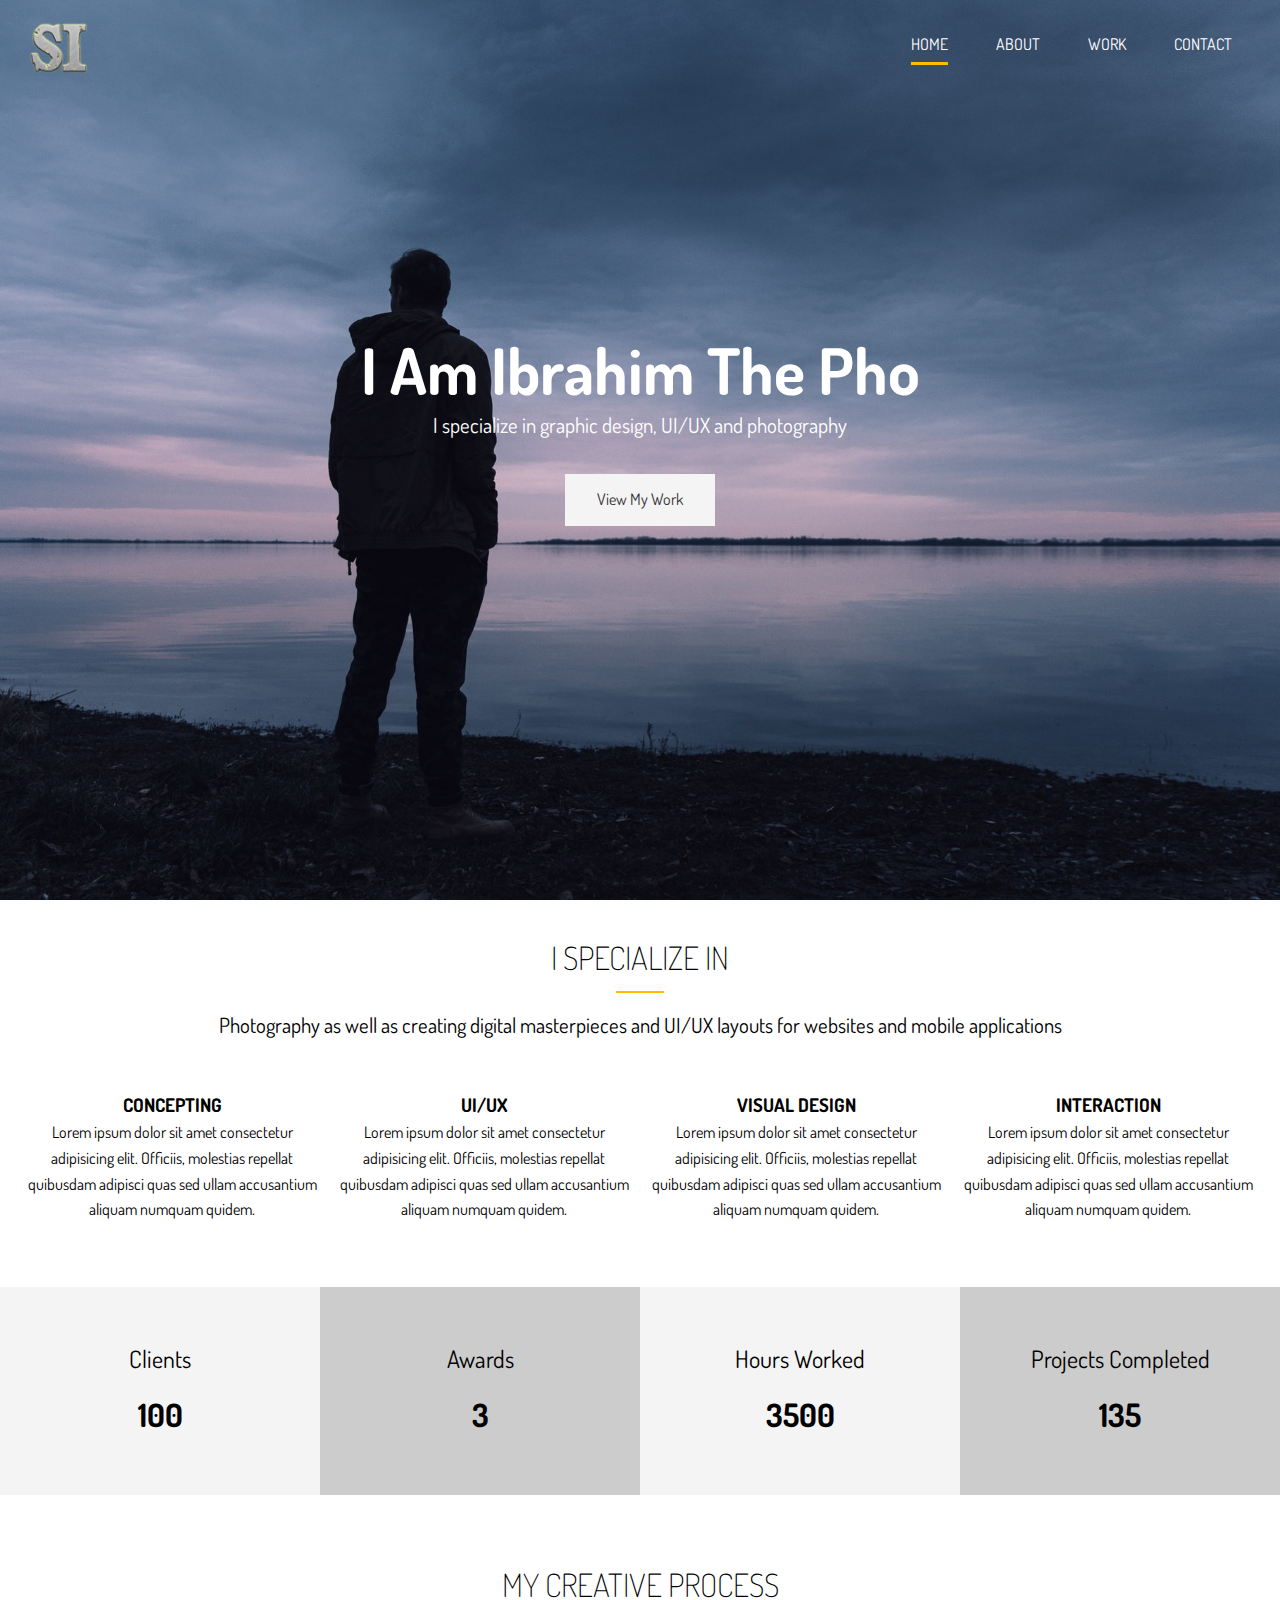
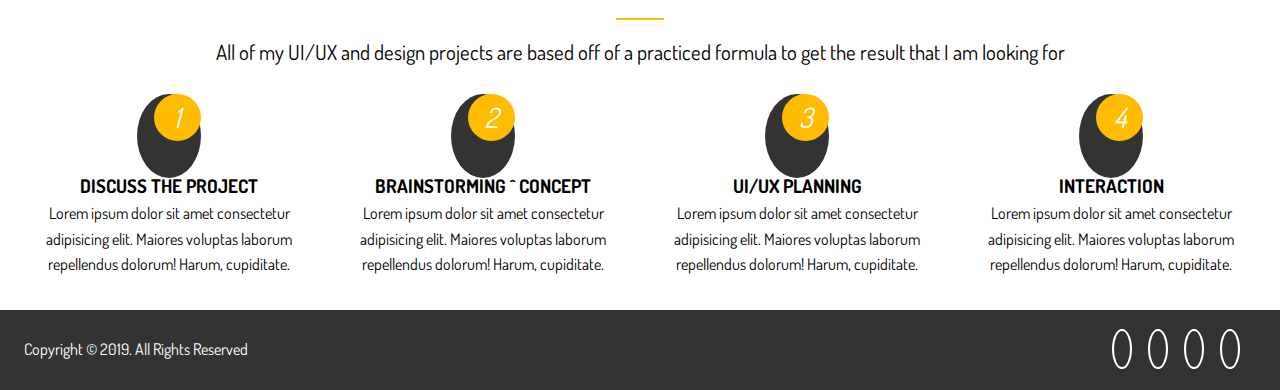
<file: index.html>
<!DOCTYPE html>
<html lang="en">

<head>
  <meta charset="UTF-8" />
  <meta name="viewport" content="width=device-width, initial-scale=1.0" />
  <meta http-equiv="X-UA-Compatible" content="ie=edge" />
  <link rel="stylesheet" href="https://use.fontawesome.com/releases/v5.7.2/css/all.css"
    integrity="sha384-fnmOCqbTlWIlj8LyTjo7mOUStjsKC4pOpQbqyi7RrhN7udi9RwhKkMHpvLbHG9Sr" crossorigin="anonymous" />
  <link href="https://fonts.googleapis.com/css?family=Dosis" rel="stylesheet" />
  <link rel="stylesheet" href="css/main.css" />
  <title>Sardar Ibrahim | UI/UX Designer & Photographer</title>
</head>

<body>
  <!-- Header -->
  <header id="header-home">
    <div class="container">
      <nav id="main-nav">
        <img src="img/real.png" alt="My Portfolio" id="logo" />
        <!-- <h1>Sardar Ibrahim</h1> -->
        <ul>
          <li><a href="index.html" class="current">Home</a></li>
          <li><a href="about.html">About</a></li>
          <li><a href="work.html">Work</a></li>
          <li><a href="contact.html">Contact</a></li>
        </ul>
      </nav>
      <div class="header-content">
        <h1>
          I Am Ibrahim The
          <span class="txt-type" data-wait="3000" data-words='["Photographer", "Designer", "UI/UX Dev"]'></span>
        </h1>
        <p class="lead">
          I specialize in graphic design, UI/UX and photography
        </p>
        <a href="work.html" class="btn-light">View My Work</a>
      </div>
    </div>
  </header>

  <!-- Section A: Specialize -->
  <section id="home-a" class="text-center py-2">
    <div class="container">
      <h2 class="section-title">I Specialize In</h2>
      <div class="bottom-line"></div>
      <p class="lead">
        Photography as well as creating digital masterpieces and UI/UX layouts
        for websites and mobile applications
      </p>
      <div class="specials">
        <div>
          <i class="fas fa-file-alt fa-2x"></i>
          <h3>Concepting</h3>
          <p>
            Lorem ipsum dolor sit amet consectetur adipisicing elit. Officiis,
            molestias repellat quibusdam adipisci quas sed ullam accusantium
            aliquam numquam quidem.
          </p>
        </div>
        <div>
          <i class="fas fa-desktop fa-2x"></i>
          <h3>UI/UX</h3>
          <p>
            Lorem ipsum dolor sit amet consectetur adipisicing elit. Officiis,
            molestias repellat quibusdam adipisci quas sed ullam accusantium
            aliquam numquam quidem.
          </p>
        </div>
        <div>
          <i class="fas fa-object-ungroup fa-2x"></i>
          <h3>Visual Design</h3>
          <p>
            Lorem ipsum dolor sit amet consectetur adipisicing elit. Officiis,
            molestias repellat quibusdam adipisci quas sed ullam accusantium
            aliquam numquam quidem.
          </p>
        </div>
        <div>
          <i class="fas fa-thumbs-up fa-2x"></i>
          <h3>Interaction</h3>
          <p>
            Lorem ipsum dolor sit amet consectetur adipisicing elit. Officiis,
            molestias repellat quibusdam adipisci quas sed ullam accusantium
            aliquam numquam quidem.
          </p>
        </div>
      </div>
    </div>
  </section>

  <!-- Section B: Stats -->
  <section id="home-b" class="text-center py-2">
    <div class="stats">
      <div>
        <ul>
          <li><i class="fas fa-users fa-3x"></i></li>
          <li class="stats-title">Clients</li>
          <li class="stats-number">100</li>
        </ul>
      </div>
      <div>
        <ul>
          <li><i class="fas fa-award fa-3x"></i></li>
          <li class="stats-title">Awards</li>
          <li class="stats-number">3</li>
        </ul>
      </div>
      <div>
        <ul>
          <li><i class="fas fa-hourglass-start fa-3x"></i></li>
          <li class="stats-title">Hours Worked</li>
          <li class="stats-number">3500</li>
        </ul>
      </div>
      <div>
        <ul>
          <li><i class="fas fa-code-branch fa-3x"></i></li>
          <li class="stats-title">Projects Completed</li>
          <li class="stats-number">135</li>
        </ul>
      </div>
    </div>
  </section>

  <!-- Section C: Process -->
  <section id="home-c" class="text-center py-2">
    <div class="container">
      <h2 class="section-title">
        My Creative Process
      </h2>
      <div class="bottom-line"></div>
      <p class="lead">
        All of my UI/UX and design projects are based off of a practiced
        formula to get the result that I am looking for
      </p>
      <div class="process">
        <div>
          <i class="fas fa-file-alt fa-4x process-icon my-2">
            <div class="process-step">1</div>
          </i>
          <h3>Discuss The Project</h3>
          <p>
            Lorem ipsum dolor sit amet consectetur adipisicing elit. Maiores
            voluptas laborum repellendus dolorum! Harum, cupiditate.
          </p>
        </div>
        <div>
          <i class="fas fa-desktop fa-4x process-icon my-2">
            <div class="process-step">2</div>
          </i>
          <h3>Brainstorming ^ Concept</h3>
          <p>
            Lorem ipsum dolor sit amet consectetur adipisicing elit. Maiores
            voluptas laborum repellendus dolorum! Harum, cupiditate.
          </p>
        </div>
        <div>
          <i class="fas fa-object-ungroup fa-4x process-icon my-2">
            <div class="process-step">3</div>
          </i>
          <h3>UI/UX Planning</h3>
          <p>
            Lorem ipsum dolor sit amet consectetur adipisicing elit. Maiores
            voluptas laborum repellendus dolorum! Harum, cupiditate.
          </p>
        </div>
        <div>
          <i class="fas fa-thumbs-up fa-4x process-icon my-2">
            <div class="process-step">4</div>
          </i>
          <h3>Interaction</h3>
          <p>
            Lorem ipsum dolor sit amet consectetur adipisicing elit. Maiores
            voluptas laborum repellendus dolorum! Harum, cupiditate.
          </p>
        </div>
      </div>
    </div>
  </section>

  <!-- Footer -->
  <footer id="main-footer">
    <div class="footer-content container">
      <p>Copyright &copy; 2019. All Rights Reserved</p>
      <div class="social">
        <i class="fab fa-twitter"></i>
        <i class="fab fa-facebook"></i>
        <i class="fab fa-instagram"></i>
        <i class="fab fa-linkedin"></i>
      </div>
    </div>
  </footer>

  <script src="js/typewriter.js"></script>
</body>

</html>
</file>
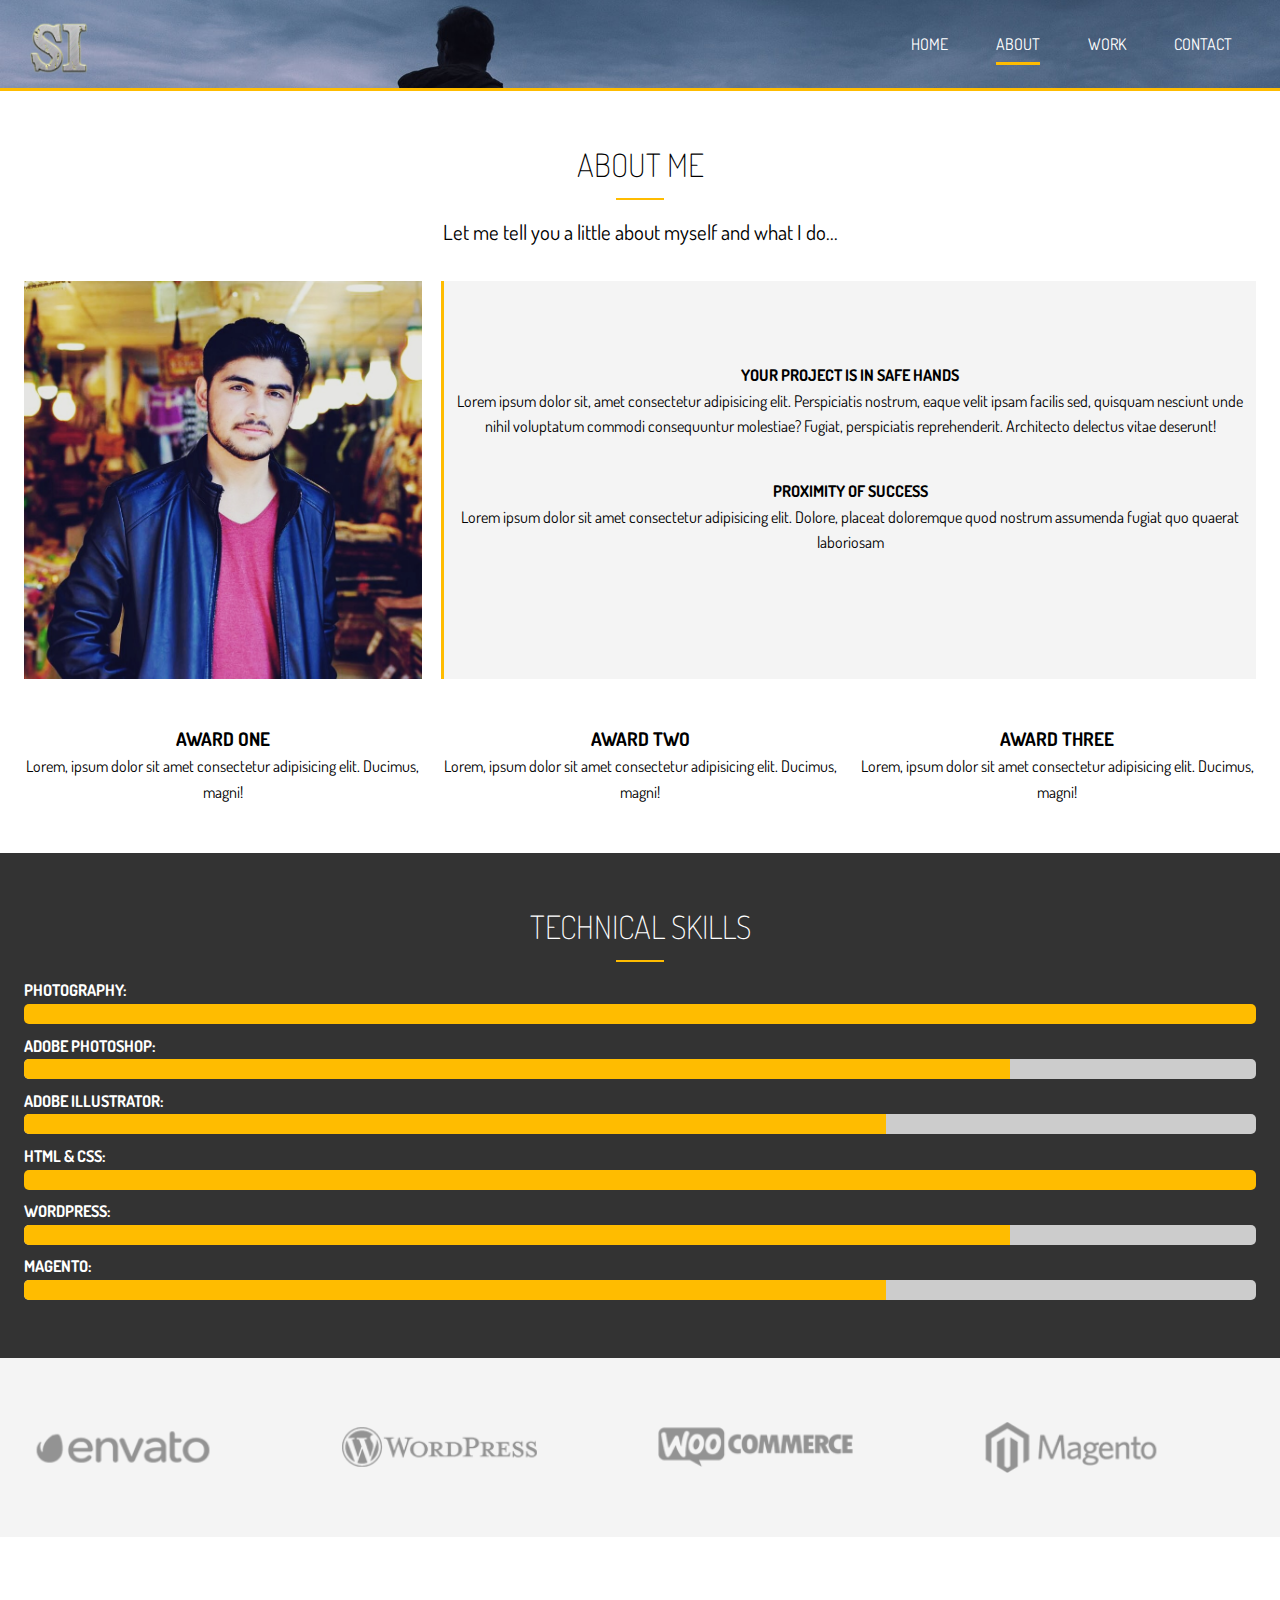
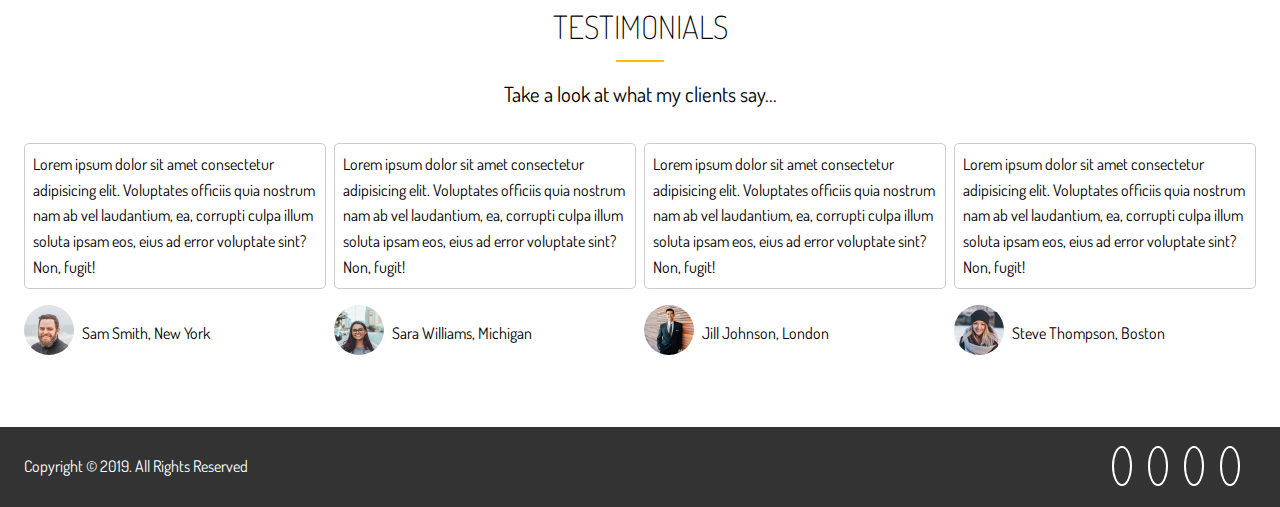
<file: about.html>
<!DOCTYPE html>
<html lang="en">

<head>
  <meta charset="UTF-8" />
  <meta name="viewport" content="width=device-width, initial-scale=1.0" />
  <meta http-equiv="X-UA-Compatible" content="ie=edge" />
  <link rel="stylesheet" href="https://use.fontawesome.com/releases/v5.7.2/css/all.css"
    integrity="sha384-fnmOCqbTlWIlj8LyTjo7mOUStjsKC4pOpQbqyi7RrhN7udi9RwhKkMHpvLbHG9Sr" crossorigin="anonymous" />
  <link href="https://fonts.googleapis.com/css?family=Dosis" rel="stylesheet" />
  <link rel="stylesheet" href="css/main.css" />
  <title>About Me | UI/UX Designer & Photographer</title>
</head>

<body>
  <!-- Header -->
  <header id="header-inner">
    <div class="container">
      <nav id="main-nav">
        <img src="img/real.png" alt="My Portfolio" id="logo" />
        <ul>
          <li><a href="index.html">Home</a></li>
          <li><a href="about.html" class="current">About</a></li>
          <li><a href="work.html">Work</a></li>
          <li><a href="contact.html">Contact</a></li>
        </ul>
      </nav>
    </div>
  </header>

  <!-- Section A: Info -->
  <section id="about-a" class="text-center py-3">
    <div class="container">
      <h2 class="section-title">About Me</h2>
      <div class="bottom-line"></div>
      <p class="lead">
        Let me tell you a little about myself and what I do...
      </p>
      <div class="about-info">
        <img src="img/about.jpg" alt="" class="bio-image" />
        <div class="bio bg-light" style="padding-top: 10%;">
          <h4>Your Project Is In Safe Hands</h4>
          <p>
            Lorem ipsum dolor sit, amet consectetur adipisicing elit.
            Perspiciatis nostrum, eaque velit ipsam facilis sed, quisquam
            nesciunt unde nihil voluptatum commodi consequuntur molestiae?
            Fugiat, perspiciatis reprehenderit. Architecto delectus vitae
            deserunt!
          </p>
          <div style="padding-top: 5%;">
            <h4>Proximity Of Success</h4>
            <p>Lorem ipsum dolor sit amet consectetur adipisicing elit. Dolore, placeat doloremque quod nostrum
              assumenda
              fugiat quo quaerat laboriosam</p>
          </div>
        </div>
        <div class="award-1">
          <i class="fas fa-award fa-3x"></i>
          <h3>Award One</h3>
          <p>
            Lorem, ipsum dolor sit amet consectetur adipisicing elit. Ducimus,
            magni!
          </p>
        </div>
        <div class="award-2">
          <i class="fas fa-award fa-3x"></i>
          <h3>Award Two</h3>
          <p>
            Lorem, ipsum dolor sit amet consectetur adipisicing elit. Ducimus,
            magni!
          </p>
        </div>
        <div class="award-3">
          <i class="fas fa-award fa-3x"></i>
          <h3>Award Three</h3>
          <p>
            Lorem, ipsum dolor sit amet consectetur adipisicing elit. Ducimus,
            magni!
          </p>
        </div>
      </div>
    </div>
  </section>

  <!-- Section B: Progress Bars -->
  <section id="about-b" class="bg-dark py-3">
    <div class="container">
      <h2 class="section-title">Technical Skills</h2>
      <div class="bottom-line"></div>
      <h4>Photography:</h4>
      <div class="progress">
        <div style="width:100%"></div>
      </div>
      <h4>Adobe Photoshop:</h4>
      <div class="progress">
        <div style="width:80%"></div>
      </div>
      <h4>Adobe Illustrator:</h4>
      <div class="progress">
        <div style="width:70%"></div>
      </div>
      <h4>HTML & CSS:</h4>
      <div class="progress">
        <div style="width:100%"></div>
      </div>
      <h4>Wordpress:</h4>
      <div class="progress">
        <div style="width:80%"></div>
      </div>
      <h4>Magento:</h4>
      <div class="progress">
        <div style="width:70%"></div>
      </div>
    </div>
  </section>

  <!-- Section C: Logos -->
  <section id="about-c" class="py-4 bg-light">
    <div class="container">
      <div class="about-logos">
        <img src="img/about-logos/logo-envato.png" alt="" />
        <img src="img/about-logos/logo-wordpress.png" alt="" />
        <img src="img/about-logos/logo-woocommerce.png" alt="" />
        <img src="img/about-logos/logo-magento.png" alt="" />
      </div>
    </div>
  </section>

  <!-- Section D: Testimonials -->
  <section id="about-d" class="py-4">
    <div class="container">
      <h2 class="section-title">Testimonials</h2>
      <div class="bottom-line"></div>
      <p class="lead text-center">Take a look at what my clients say...</p>
      <div class="testimonials">
        <div>
          <p>
            Lorem ipsum dolor sit amet consectetur adipisicing elit.
            Voluptates officiis quia nostrum nam ab vel laudantium, ea,
            corrupti culpa illum soluta ipsam eos, eius ad error voluptate
            sint? Non, fugit!
          </p>
          <ul>
            <li><img src="img/testimonials//person1.jpg" alt="" /></li>
            <li>Sam Smith, New York</li>
          </ul>
        </div>
        <div>
          <p>
            Lorem ipsum dolor sit amet consectetur adipisicing elit.
            Voluptates officiis quia nostrum nam ab vel laudantium, ea,
            corrupti culpa illum soluta ipsam eos, eius ad error voluptate
            sint? Non, fugit!
          </p>
          <ul>
            <li><img src="img/testimonials//person2.jpg" alt="" /></li>
            <li>Sara Williams, Michigan</li>
          </ul>
        </div>
        <div>
          <p>
            Lorem ipsum dolor sit amet consectetur adipisicing elit.
            Voluptates officiis quia nostrum nam ab vel laudantium, ea,
            corrupti culpa illum soluta ipsam eos, eius ad error voluptate
            sint? Non, fugit!
          </p>
          <ul>
            <li><img src="img/testimonials//person3.jpg" alt="" /></li>
            <li>Jill Johnson, London</li>
          </ul>
        </div>
        <div>
          <p>
            Lorem ipsum dolor sit amet consectetur adipisicing elit.
            Voluptates officiis quia nostrum nam ab vel laudantium, ea,
            corrupti culpa illum soluta ipsam eos, eius ad error voluptate
            sint? Non, fugit!
          </p>
          <ul>
            <li><img src="img/testimonials//person4.jpg" alt="" /></li>
            <li>Steve Thompson, Boston</li>
          </ul>
        </div>
      </div>
    </div>
  </section>

  <!-- Footer -->
  <footer id="main-footer">
    <div class="footer-content container">
      <p>Copyright &copy; 2019. All Rights Reserved</p>
      <div class="social">
        <i class="fab fa-twitter"></i>
        <i class="fab fa-facebook"></i>
        <i class="fab fa-instagram"></i>
        <i class="fab fa-linkedin"></i>
      </div>
    </div>
  </footer>
</body>

</html>
</file>
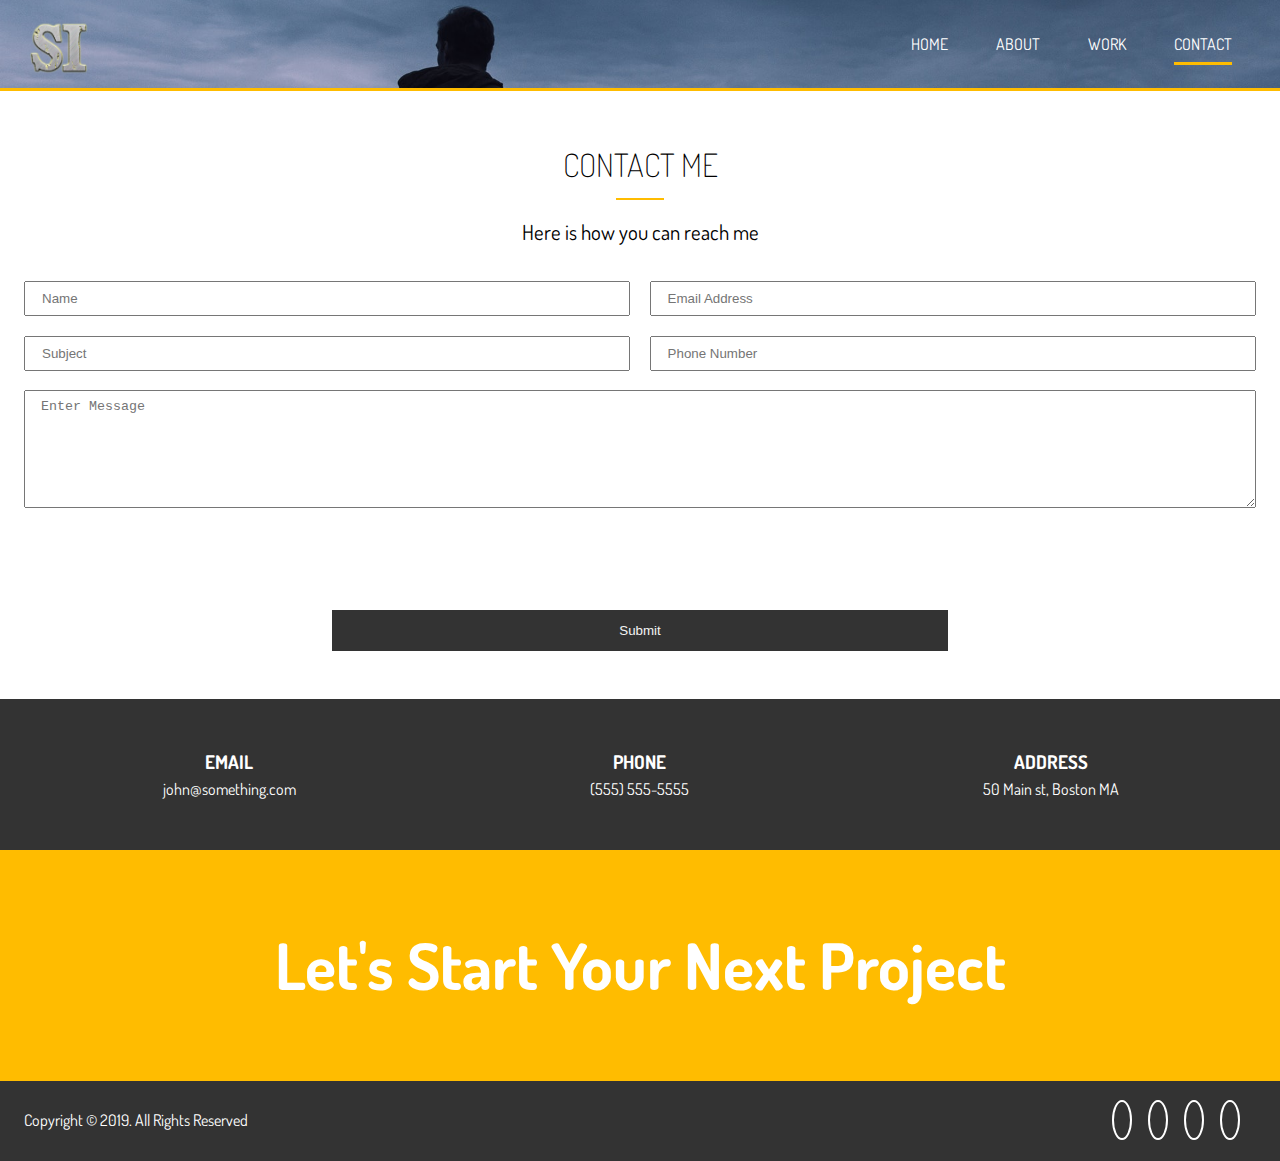
<file: contact.html>
<!DOCTYPE html>
<html lang="en">

<head>
  <meta charset="UTF-8" />
  <meta name="viewport" content="width=device-width, initial-scale=1.0" />
  <meta http-equiv="X-UA-Compatible" content="ie=edge" />
  <link rel="stylesheet" href="https://use.fontawesome.com/releases/v5.7.2/css/all.css"
    integrity="sha384-fnmOCqbTlWIlj8LyTjo7mOUStjsKC4pOpQbqyi7RrhN7udi9RwhKkMHpvLbHG9Sr" crossorigin="anonymous" />
  <link href="https://fonts.googleapis.com/css?family=Dosis" rel="stylesheet" />
  <link rel="stylesheet" href="css/main.css" />
  <title>Contact Me | UI/UX Designer & Photographer</title>
</head>

<body>
  <!-- Header -->
  <header id="header-inner">
    <div class="container">
      <nav id="main-nav">
        <img src="img/real.png" alt="My Portfolio" id="logo" />
        <ul>
          <li><a href="index.html">Home</a></li>
          <li><a href="about.html">About</a></li>
          <li><a href="work.html">Work</a></li>
          <li><a href="contact.html" class="current">Contact</a></li>
        </ul>
      </nav>
    </div>
  </header>

  <!-- Section A: Contact Form -->
  <section id="contact-a" class="text-center py-3">
    <div class="container">
      <h2 class="section-title">Contact Me</h2>
      <div class="bottom-line"></div>
      <p class="lead">Here is how you can reach me</p>
      <form method="POST" data-netlify="true" data-netlify-recaptcha="true">
        <div class="text-fields">
          <input type="text" class="text-input name-input" placeholder="Name" name="name" />
          <input type="text" class="text-input subject-input" placeholder="Subject" name="subject" />
          <input type="email" class="text-input email-input" placeholder="Email Address" name="email" />
          <input type="text" class="text-input phone-input" placeholder="Phone Number" name="phone" />
          <textarea class="text-input message-input" placeholder="Enter Message" name="message"></textarea>
          <div class="my-2">
            <div data-netlify-recaptcha="true"></div>
          </div>
        </div>
        <button type="submit" class="btn-dark">Submit</button>
      </form>
    </div>
  </section>

  <!-- Section B: Contact Info -->
  <section id="contact-b" class="py-3 bg-dark">
    <div class="container">
      <div class="contact-info">
        <div>
          <i class="fas fa-envelope fa-2x"></i>
          <h3>Email</h3>
          <p>john@something.com</p>
        </div>
        <div>
          <i class="fas fa-phone fa-2x"></i>
          <h3>Phone</h3>
          <p>(555) 555-5555</p>
        </div>
        <div>
          <i class="fas fa-address-card fa-2x"></i>
          <h3>Address</h3>
          <p>50 Main st, Boston MA</p>
        </div>
      </div>
    </div>
  </section>

  <!-- Section C: Tagline -->
  <section id="contact-c" class="bg-main py-4">
    <div class="container">
      <h1>Let's Start Your Next Project</h1>
    </div>
  </section>

  <!-- Footer -->
  <footer id="main-footer">
    <div class="footer-content container">
      <p>Copyright &copy; 2019. All Rights Reserved</p>
      <div class="social">
        <i class="fab fa-twitter"></i>
        <i class="fab fa-facebook"></i>
        <i class="fab fa-instagram"></i>
        <i class="fab fa-linkedin"></i>
      </div>
    </div>
  </footer>
</body>

</html>
</file>
<file: css/main.css>
.container {
  max-width: 1280px;
  padding: 0 1.5rem;
  margin: auto;
  overflow: hidden;
}

.btn-main,
.btn-light,
.btn-dark {
  display: inline-block;
  padding: 0.8rem 2rem;
  transition: all 0.5s;
  border: none;
  cursor: pointer;
}

.btn-main {
  color: #333;
  background-color: #ffbc00;
}

.btn-light {
  color: #333;
  background-color: #f4f4f4;
}

.btn-dark {
  color: #f4f4f4;
  background-color: #333;
}

button[class^="btn-"]:hover,
a[class^="btn-"]:hover,
input[class^="btn-"]:hover {
  background-color: #ffbc00;
}

.bg-main {
  background: #ffbc00;
  color: #fff;
}

.bg-dark {
  background: #333;
  color: #fff;
}

.bg-light {
  background: #f4f4f4;
  color: #000;
}

.bg-medium {
  background: #ccc;
  color: #000;
}

.lead {
  font-size: 1.3rem;
  margin-bottom: 2rem;
}

.text-center {
  text-align: center;
}

.py-1 {
  padding: 1rem 0;
}

.py-2 {
  padding: 2rem 0;
}

.py-3 {
  padding: 3rem 0;
}

.py-4 {
  padding: 4rem 0;
}

.my-1 {
  margin: 1rem 0;
}

.my-2 {
  margin: 2rem 0;
}

.my-3 {
  margin: 3rem 0;
}

.my-4 {
  margin: 4rem 0;
}

.section-title {
  font-size: 2rem;
  display: block;
  padding-bottom: 0.5rem;
  text-align: center;
  font-weight: 100;
  text-transform: uppercase;
}

.bottom-line {
  height: 2px;
  width: 3rem;
  background: #ffbc00;
  display: block;
  margin: 0 auto 1rem auto;
}

.items {
  display: grid;
  grid-template-columns: repeat(3, 1fr);
  box-shadow: 0 5px 10px 0 rgba(0, 0, 0, 0.3);
}

.item {
  position: relative;
  background: #ffbc00;
  overflow: hidden;
}
.item::after {
  content: "";
  position: absolute;
  display: block;
  background: inherit;
  opacity: 0.9;
  top: 0;
  left: 0;
  width: 100%;
  height: 100%;
  transform: scale(2) translateX(-75%) translateY(-75%) rotate(-28deg);
  transition: transform 3s cubic-bezier(0.2, 1, 0.3, 1);
}
.item:hover:after {
  transform: scale(2) translateX(0) translateY(0) rotate(-28deg);
}
.item:hover .item-image {
  transform: scale(1.2);
}
.item:hover .item-text {
  opacity: 1;
  transform: translateY(0);
}
.item-image {
  height: auto;
  transform: translateZ(0);
  display: block;
  transition: transform 750ms cubic-bezier(0.2, 1, 0.3, 1);
}
.item-image:before {
  content: "";
  display: block;
  padding-top: 75%;
  overflow: hidden;
}
.item-image img {
  position: absolute;
  top: 0;
  left: 0;
  width: 100%;
  height: auto;
  line-height: 0;
}
.item-text {
  position: absolute;
  top: 0;
  left: 0;
  bottom: 0;
  right: 0;
  opacity: 0;
  text-align: center;
  z-index: 1;
  color: #fff;
  transform: translateY(-20%);
  transition: opacity 500ms cubic-bezier(0.2, 1, 0.3, 1),
    transform 500ms cubic-bezier(0.2, 1, 0.3, 1);
  transition-delay: 300ms;
}
.item-text-wrap {
  position: absolute;
  width: 100%;
  top: 50%;
  transform: translateY(-50%);
}
.item-text-title {
  font-size: 2rem;
  padding: 0 1rem;
  margin: 5px 0 0 0;
}
.item-text-category {
  text-transform: uppercase;
  font-size: 1.2rem;
  opacity: 0.7;
  margin: 0;
}

* {
  margin: 0;
  padding: 0;
}

body {
  font-family: "Dosis", sans-serif;
  line-height: 1.6;
  background: #fff;
}

a {
  text-decoration: none;
  color: #333;
}

ul {
  list-style: none;
}

h2,
h3,
h4 {
  text-transform: uppercase;
}

img {
  width: 100%;
}

#logo {
  width: 70px;
  height: 70px;
  color: #fff;
  text-transform: uppercase;
}

#main-nav {
  display: flex;
  justify-content: space-between;
  padding-top: 1rem;
}
#main-nav ul {
  display: flex;
}
#main-nav li {
  padding: 1rem 1.5rem;
}
#main-nav a {
  text-decoration: none;
  color: #fff;
  text-transform: uppercase;
  border-bottom: 3px transparent solid;
  padding-bottom: 0.5rem;
  transition: border-color 0.5s;
}
#main-nav a:hover {
  border-color: #ccc;
}
#main-nav a.current {
  border-color: #ffbc00;
}

#header-home {
  background: url("../img/showcase.jpg") no-repeat center right/cover;
  height: 100vh;
  color: #fff;
}
#header-home .header-content {
  text-align: center;
  padding-top: 20%;
}
#header-home .header-content h1 {
  font-size: 4rem;
  line-height: 1.2;
}

#header-inner {
  background: url("../img/showcase.jpg") no-repeat 20% 30% / cover;
  height: 5.5rem;
  border-bottom: 3px solid #ffbc00;
}

#home-a .specials {
  margin-top: 3rem;
  display: grid;
  grid-gap: 1rem;
  grid-template-columns: repeat(4, 1fr);
}
#home-a .specials .fas {
  color: #ffbc00;
  padding-bottom: 0.4rem;
}

#home-b .stats {
  display: grid;
  grid-template-columns: repeat(4, 1fr);
}
#home-b .stats li {
  line-height: 2;
}
#home-b .stats li.stats-title {
  font-size: 1.5rem;
}
#home-b .stats li.stats-number {
  font-size: 2rem;
  font-weight: bold;
}
#home-b .stats div {
  padding: 3rem 0;
}
#home-b .stats div:nth-child(odd) {
  background: #f4f4f4;
}
#home-b .stats div:nth-child(even) {
  background: #ccc;
}

#home-c .process {
  display: grid;
  grid-template-columns: repeat(4, 1fr);
  grid-gap: 1.5rem;
  text-align: center;
}
#home-c .process-step {
  position: absolute;
  top: 0;
  right: 0;
  font-size: 28px;
  background: #ffbc00;
  color: #fff;
  border-radius: 50%;
  height: 15px;
  width: 15px;
  line-height: 15px;
  padding: 1rem;
  transition: all 1s;
}
#home-c .process-icon {
  border-radius: 50%;
  background: #333;
  color: #fff;
  padding: 2rem;
  width: 70px;
  height: 70px;
  line-height: 70px;
  text-align: center;
  position: relative;
  transition: all 1s;
}
#home-c .process-icon:hover {
  background: #ffbc00;
  width: 90px;
  height: 90px;
  line-height: 90px;
}
#home-c .process-icon:hover .process-step {
  background: #333;
  color: #fff;
}

#about-a .about-info {
  display: grid;
  grid-template-areas: "bioimage bio bio" "aw1 aw2 aw3";
  grid-gap: 1.2rem;
}

#about-a .bio-image {
  grid-area: bioimage;
}

#about-a .bio {
  grid-area: bio;
  border-left: 3px solid #ffbc00;
  padding: 0.8rem;
  text-align: center;
}

#about-a .award-1 {
  grid-area: aw1;
}

#about-a .award-2 {
  grid-area: aw2;
}

#about-a .award-3 {
  grid-area: aw3;
}

#about-a .award-1 .fas,
#about-a .award-2 .fas,
#about-a .award-3 .fas {
  color: #ffbc00;
  margin: 1rem;
}

#about-b .progress {
  overflow: hidden;
  height: 20px;
  background: #ccc;
  border-radius: 5px;
  margin-bottom: 0.6rem;
}
#about-b .progress div {
  height: 100%;
  color: #fff;
  text-align: center;
  background: #ffbc00;
}

#about-c .about-logos {
  display: grid;
  grid-template-columns: repeat(4, 1fr);
  grid-gap: 2rem;
}
#about-c .about-logos img {
  width: 70%;
}

#about-d .testimonials {
  display: grid;
  grid-template-columns: repeat(4, 1fr);
  grid-gap: 0.5rem;
}
#about-d .testimonials ul {
  list-style: none;
  margin-top: 1rem;
  display: flex;
  align-items: center;
}
#about-d .testimonials p {
  border: 1px solid #ccc;
  border-radius: 5px;
  padding: 0.5rem;
}
#about-d .testimonials img {
  width: 50px;
  height: 50px;
  border-radius: 50%;
  margin-right: 0.5rem;
}

#contact-a .text-fields {
  display: grid;
  grid-template-areas: "name email" "subject phone" "message message";
  grid-gap: 1.2rem;
  margin-bottom: 1.2rem;
}
#contact-a .text-fields .name-input {
  grid-area: name;
}
#contact-a .text-fields .subject-input {
  grid-area: subject;
}
#contact-a .text-fields .email-input {
  grid-area: email;
}
#contact-a .text-fields .phone-input {
  grid-area: phone;
}
#contact-a .text-fields .message-input {
  grid-area: message;
  height: 100px;
}
#contact-a .text-fields .text-input {
  padding: 0.5rem 1rem;
}

#contact-a button[type="submit"] {
  width: 50%;
}

#contact-b .contact-info {
  display: grid;
  grid-template-columns: repeat(3, 1fr);
  text-align: center;
}

#contact-c h1 {
  text-align: center;
  font-size: 4rem;
}

#main-footer {
  background: #333;
  color: #fff;
  height: 5rem;
}
#main-footer .footer-content {
  display: flex;
  justify-content: space-between;
  height: 5rem;
  align-items: center;
}
#main-footer .footer-content .social .fab {
  margin-right: 1rem;
  border: 2px #fff solid;
  border-radius: 50%;
  height: 20px;
  width: 20px;
  line-height: 20px;
  text-align: center;
  padding: 0.5rem;
}
#main-footer .footer-content .social .fab:hover {
  background: #ffbc00;
}

@media (max-width: 800px) {
  #header-home {
    height: 30rem;
  }
  #header-home .header-content {
    padding-top: 5rem;
  }
}

@media (max-width: 500px) {
  #main-nav {
    flex-direction: column;
    align-items: center;
  }
  #main-nav li {
    padding: 1rem;
  }
  #header-home {
    height: 10rem;
    border-bottom: 3px solid #ffbc00;
    background-position: 20% 30%;
  }
  #header-home .header-content {
    display: none;
  }
  #header-inner {
    height: 10rem;
  }
  #home-a .specials,
  #home-b .stats,
  #home-c .process,
  #about-d .testimonials,
  #contact-b .contact-info,
  .items {
    grid-template-columns: 1fr;
  }
  #home-a .specials div {
    border-bottom: 1px #f4f4f4 solid;
    padding-bottom: 1rem;
  }
  #home-a .specials div:last-child {
    border: none;
    padding-bottom: 0;
  }
  #home-b .stats div {
    padding: 2rem 0 1rem 0;
  }
  #about-a .about-info {
    grid-template-areas: "bioimage" "bio" "aw1" "aw2" "aw3";
  }
  #about-c {
    display: none;
  }
  #contact-a .text-fields {
    grid-template-areas: "name" "subject" "email" "phone" "message";
  }
  #contact-b div {
    margin-bottom: 1rem;
    padding-bottom: 1rem;
    border-bottom: 1px #555 solid;
  }
  #contact-b div:last-child {
    border: none;
    margin-bottom: 0;
    padding-bottom: 0;
  }
  #contact-c h1 {
    font-size: 2rem;
  }
  #main-footer {
    height: 7rem;
  }
  #main-footer .footer-content {
    flex-direction: column;
    padding: 1rem;
    height: 5rem;
  }
}

@media (max-height: 580px) {
  #header-home .header-content {
    padding-top: 3rem;
  }
}

@media (max-height: 330px) {
  #header-home .header-content h1 {
    font-size: 2rem;
  }
}
</file>
